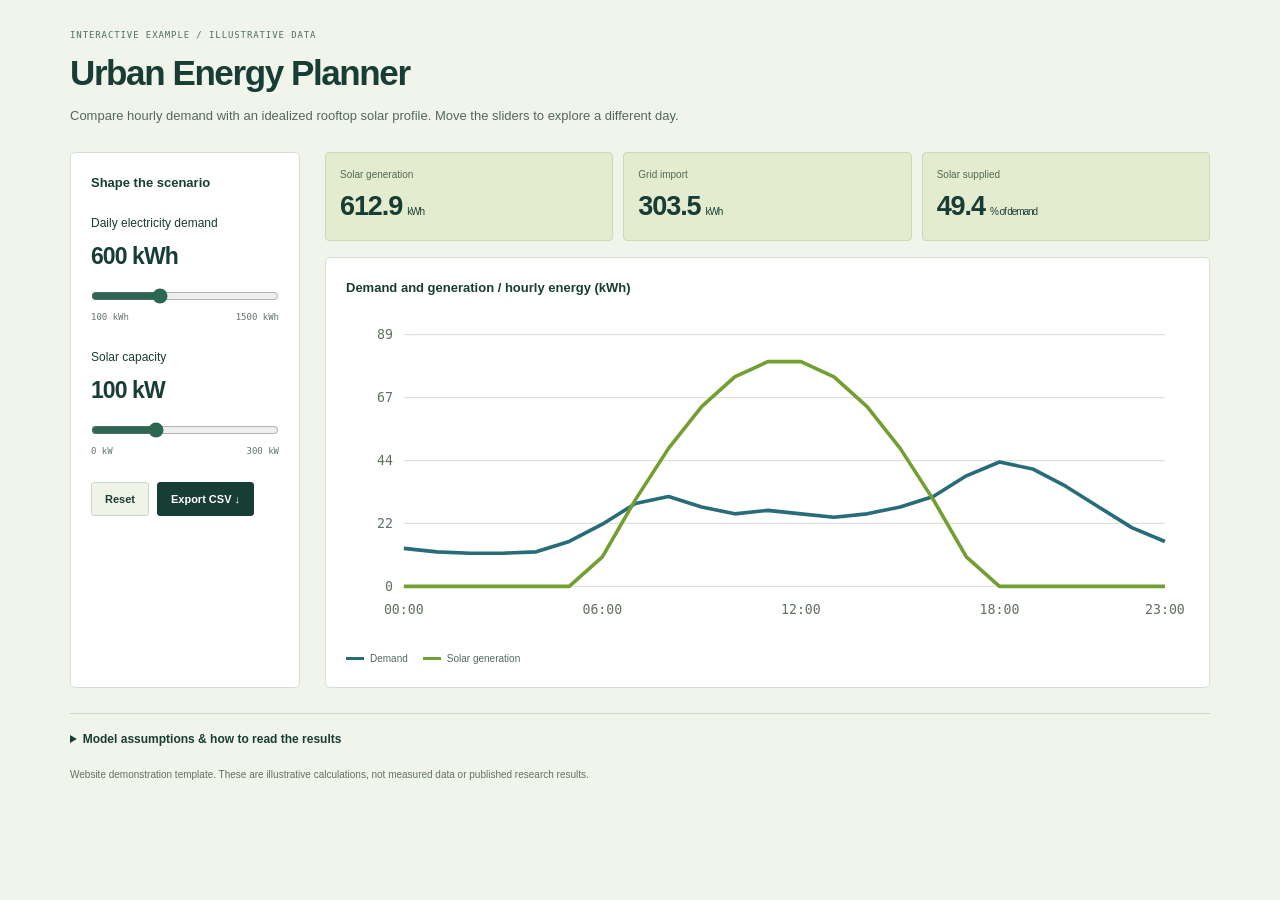
<file: demos/energy-planner/index.html>
<!doctype html>
<html lang="en"><head><meta charset="utf-8"><meta name="viewport" content="width=device-width,initial-scale=1"><title>Urban Energy Planner · Interactive example</title><link rel="stylesheet" href="../shared/demo.css"><script defer src="../shared/demo.js"></script></head>
<body data-demo="energy-planner"><main class="demo-shell"><header><p class="eyebrow">INTERACTIVE EXAMPLE / ILLUSTRATIVE DATA</p><h1>Urban Energy Planner</h1><p id="introduction" class="intro"></p></header><div class="workspace"><section class="controls" aria-labelledby="controls-title"><h2 id="controls-title">Shape the scenario</h2><div id="controls"></div><div class="actions"><button id="reset" type="button">Reset</button><button id="export" type="button">Export CSV ↓</button></div></section><section class="results" aria-label="Scenario results"><div id="metrics" class="metrics" aria-live="polite" aria-atomic="true"></div><div class="chart-panel"><h2 id="chart-heading"></h2><svg id="chart" viewBox="0 0 700 270" role="img" aria-labelledby="chart-title chart-desc"></svg><div id="legend" class="legend"></div></div></section></div><details class="assumptions"><summary>Model assumptions &amp; how to read the results</summary><p id="assumptions"></p></details><p class="footnote">Website demonstration template. These are illustrative calculations, not measured data or published research results.</p></main></body></html>
</file>
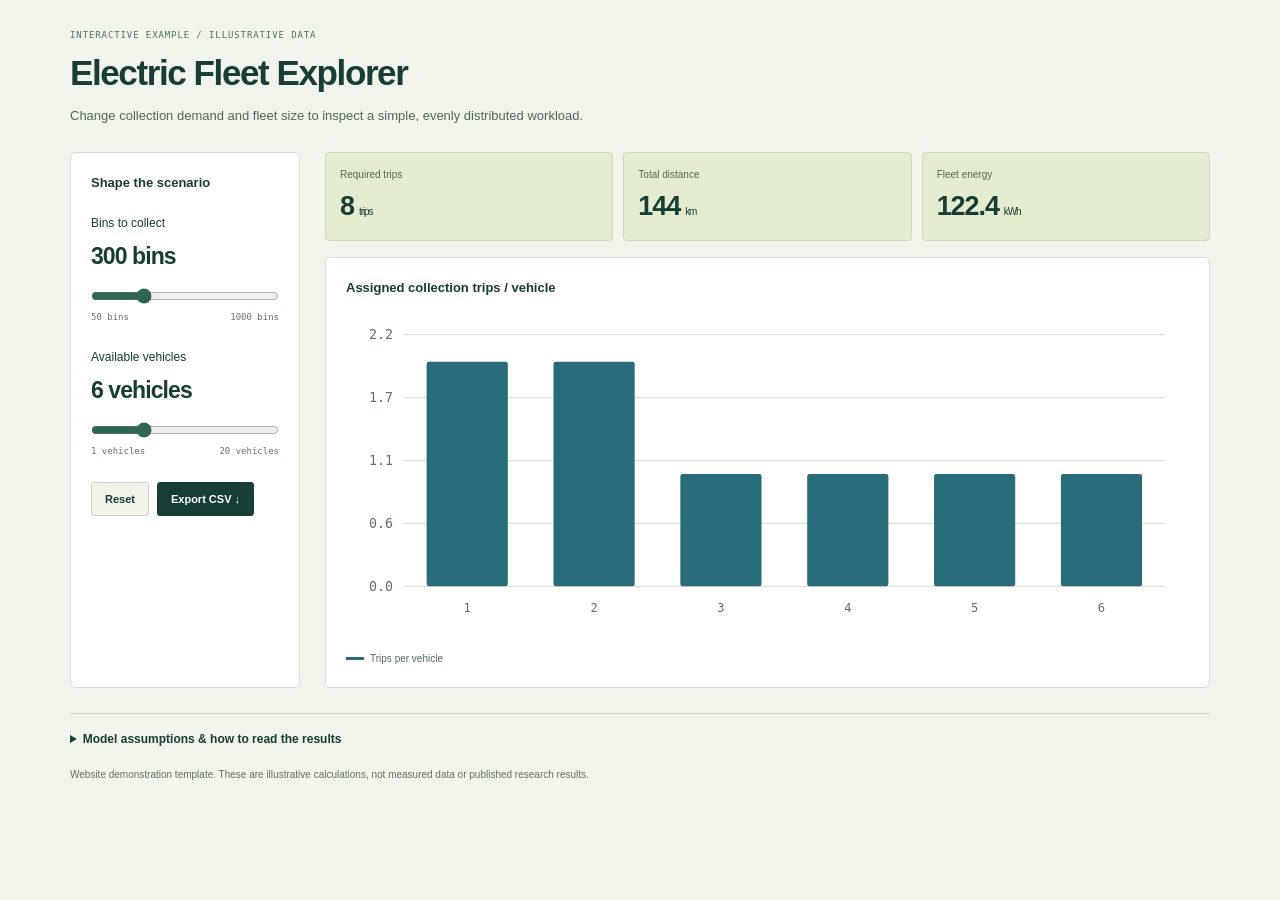
<file: demos/fleet-explorer/index.html>
<!doctype html>
<html lang="en"><head><meta charset="utf-8"><meta name="viewport" content="width=device-width,initial-scale=1"><title>Electric Fleet Explorer · Interactive example</title><link rel="stylesheet" href="../shared/demo.css"><script defer src="../shared/demo.js"></script></head>
<body data-demo="fleet-explorer"><main class="demo-shell"><header><p class="eyebrow">INTERACTIVE EXAMPLE / ILLUSTRATIVE DATA</p><h1>Electric Fleet Explorer</h1><p id="introduction" class="intro"></p></header><div class="workspace"><section class="controls" aria-labelledby="controls-title"><h2 id="controls-title">Shape the scenario</h2><div id="controls"></div><div class="actions"><button id="reset" type="button">Reset</button><button id="export" type="button">Export CSV ↓</button></div></section><section class="results" aria-label="Scenario results"><div id="metrics" class="metrics" aria-live="polite" aria-atomic="true"></div><div class="chart-panel"><h2 id="chart-heading"></h2><svg id="chart" viewBox="0 0 700 270" role="img" aria-labelledby="chart-title chart-desc"></svg><div id="legend" class="legend"></div></div></section></div><details class="assumptions"><summary>Model assumptions &amp; how to read the results</summary><p id="assumptions"></p></details><p class="footnote">Website demonstration template. These are illustrative calculations, not measured data or published research results.</p></main></body></html>
</file>
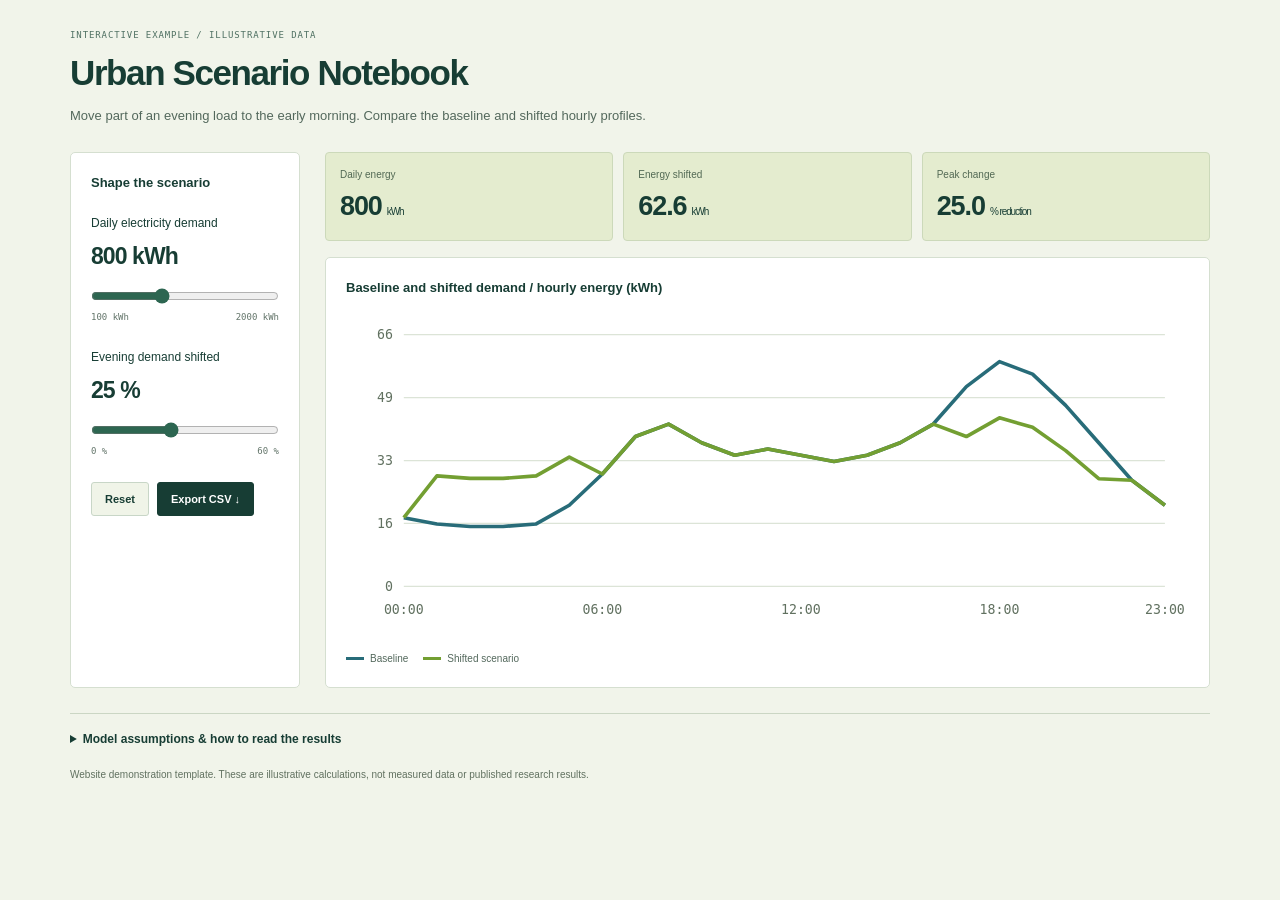
<file: demos/scenario-notebook/index.html>
<!doctype html>
<html lang="en"><head><meta charset="utf-8"><meta name="viewport" content="width=device-width,initial-scale=1"><title>Urban Scenario Notebook · Interactive example</title><link rel="stylesheet" href="../shared/demo.css"><script defer src="../shared/demo.js"></script></head>
<body data-demo="scenario-notebook"><main class="demo-shell"><header><p class="eyebrow">INTERACTIVE EXAMPLE / ILLUSTRATIVE DATA</p><h1>Urban Scenario Notebook</h1><p id="introduction" class="intro"></p></header><div class="workspace"><section class="controls" aria-labelledby="controls-title"><h2 id="controls-title">Shape the scenario</h2><div id="controls"></div><div class="actions"><button id="reset" type="button">Reset</button><button id="export" type="button">Export CSV ↓</button></div></section><section class="results" aria-label="Scenario results"><div id="metrics" class="metrics" aria-live="polite" aria-atomic="true"></div><div class="chart-panel"><h2 id="chart-heading"></h2><svg id="chart" viewBox="0 0 700 270" role="img" aria-labelledby="chart-title chart-desc"></svg><div id="legend" class="legend"></div></div></section></div><details class="assumptions"><summary>Model assumptions &amp; how to read the results</summary><p id="assumptions"></p></details><p class="footnote">Website demonstration template. These are illustrative calculations, not measured data or published research results.</p></main></body></html>
</file>
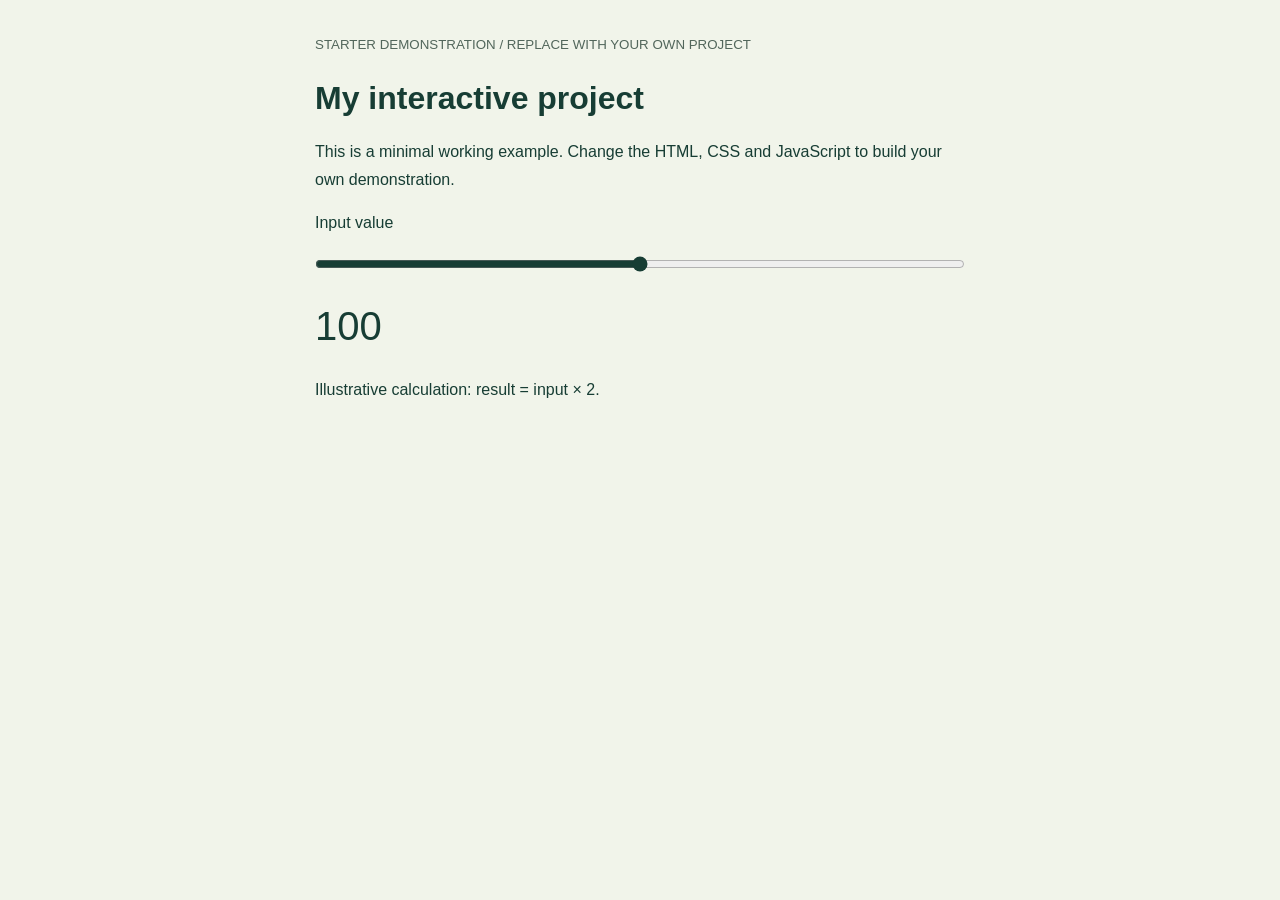
<file: demos/starter/index.html>
<!doctype html>
<html lang="en">
<head><meta charset="utf-8"><meta name="viewport" content="width=device-width,initial-scale=1"><title>My project · Starter demonstration</title>
<style>*{box-sizing:border-box}body{font:16px/1.7 "Segoe UI",Arial,sans-serif;background:#f1f4ea;color:#173d34;margin:0;padding:30px}main{max-width:650px;margin:auto}h1{line-height:1.2}label{display:block}input{width:100%;accent-color:#173d34;margin:20px 0}output{font-size:40px;display:block}small{color:#52665b}input:focus-visible{outline:3px solid #286c79;outline-offset:4px}</style></head>
<body><main><small>STARTER DEMONSTRATION / REPLACE WITH YOUR OWN PROJECT</small><h1>My interactive project</h1><p>This is a minimal working example. Change the HTML, CSS and JavaScript to build your own demonstration.</p><label for="input">Input value</label><input id="input" type="range" min="0" max="100" value="50"><output id="result" for="input" aria-live="polite">100</output><p>Illustrative calculation: result = input × 2.</p></main><script>const input=document.getElementById('input'),result=document.getElementById('result');input.addEventListener('input',()=>{result.textContent=Number(input.value)*2;});</script></body>
</html>
</file>
<file: demos/shared/demo.css>
@charset "UTF-8";
:root{font-family:"Segoe UI",Arial,sans-serif;color:#173d34;background:#f1f4ea;line-height:1.6;color-scheme:light}*{box-sizing:border-box}body{margin:0}h1,h2,p{margin:0}h1{font-size:clamp(25px,4vw,35px);letter-spacing:-.04em;line-height:1.2;font-weight:600;margin:12px 0}h2{font-size:13px;font-weight:600;margin-bottom:20px}.demo-shell{max-width:1200px;margin:auto;padding:30px}.eyebrow{font:9px Consolas,monospace;letter-spacing:.1em;color:#507163}.intro{font-size:13px;color:#53685c;max-width:700px}.workspace{display:grid;grid-template-columns:230px minmax(0,1fr);gap:25px;margin-top:25px}.controls{background:#fff;border:1px solid #d5dfd0;padding:20px;border-radius:5px}.control{margin-bottom:26px}.control label{font-size:12px;display:block}.control output{font-size:23px;font-weight:600;display:block;letter-spacing:-.04em;margin:5px 0;color:#173d34}.control input{width:100%;accent-color:#2d6651;cursor:pointer;margin:8px 0}.range-limits{font:9px Consolas,monospace;color:#627469;display:flex;justify-content:space-between}.actions{display:flex;flex-wrap:wrap;gap:8px}button{border:1px solid #c8d6c7;background:#f0f4e8;border-radius:3px;padding:10px 13px;color:#173d34;font-size:11px;font-weight:600;cursor:pointer}button:last-child{background:#173d34;color:white;border-color:#173d34}button:hover{filter:brightness(.95)}button:focus-visible,input:focus-visible,summary:focus-visible{outline:3px solid #286c79;outline-offset:3px}.metrics{display:grid;grid-template-columns:repeat(3,minmax(0,1fr));gap:10px;margin-bottom:16px}.metric{background:#e4eccf;border:1px solid #ccd9ba;padding:14px;border-radius:4px}.metric p{font-size:10px;color:#526954}.metric strong{display:block;font-size:27px;letter-spacing:-.04em;line-height:1.4;margin-top:5px}.metric small{font-size:10px;font-weight:400;margin-left:5px}.chart-panel{background:#fff;border:1px solid #d5dfd0;border-radius:5px;padding:20px}.chart-panel h2{margin-bottom:15px}svg{width:100%;height:auto;display:block;overflow:visible}.legend{display:flex;flex-wrap:wrap;gap:15px;font-size:10px;color:#53685c;margin-top:12px}.legend span{display:flex;align-items:center;gap:6px}.legend i{width:18px;height:3px;display:inline-block}.assumptions{border-top:1px solid #cbd6c4;margin-top:25px;padding-top:16px;font-size:12px}.assumptions summary{cursor:pointer;font-weight:600}.assumptions p{margin:12px 0;white-space:pre-line;color:#53685c}.footnote{font-size:10px;color:#617160;margin-top:18px}input,button{touch-action:manipulation}@media(max-width:700px){.demo-shell{padding:20px}.workspace{grid-template-columns:1fr}.controls{padding:16px}#controls{display:grid;grid-template-columns:repeat(2,minmax(0,1fr));gap:20px}.control{margin-bottom:10px}.metrics{gap:8px}.metric{padding:10px}.metric strong{font-size:24px}.metric small{display:block;margin:0}.chart-panel{padding:14px}.workspace{gap:18px}}@media(max-width:360px){.demo-shell{padding:14px}.metric strong{font-size:21px}.metric p{min-height:32px}.metrics{gap:5px}.metric{padding:8px}}
</file>
